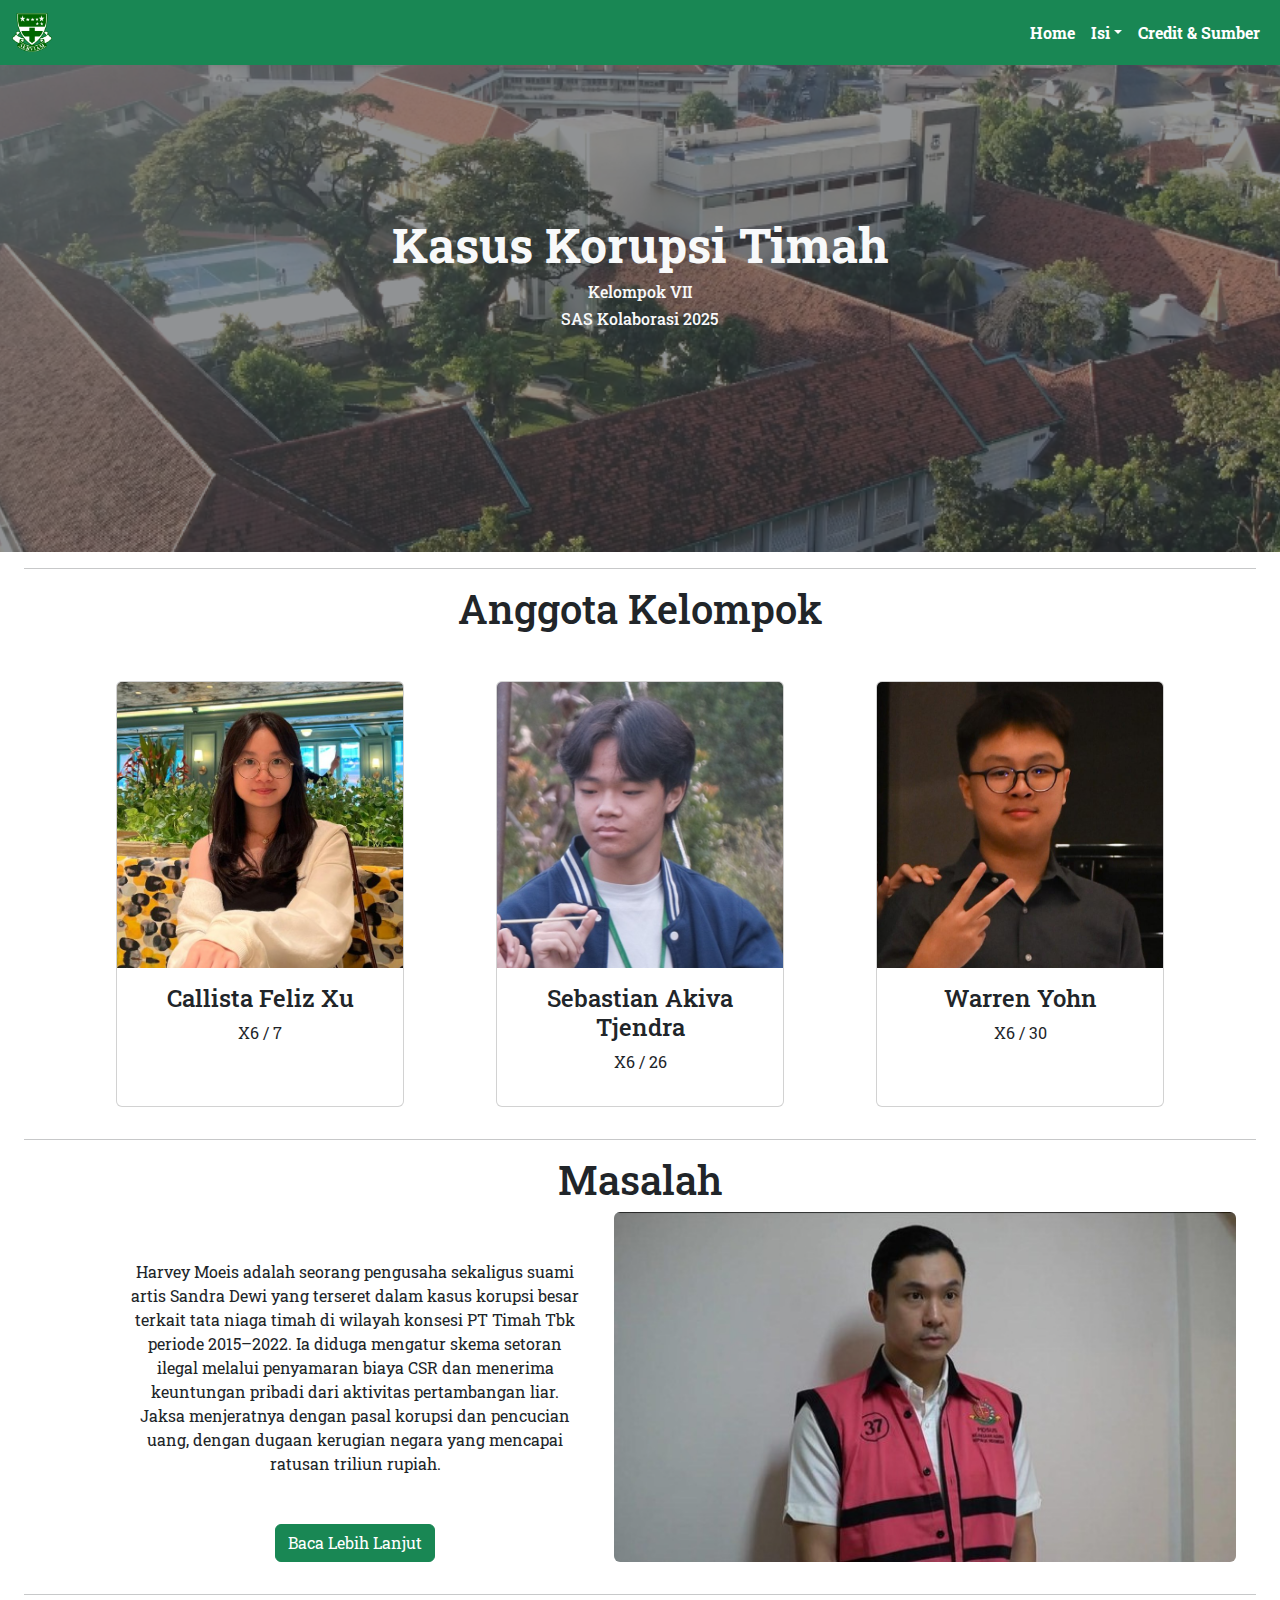
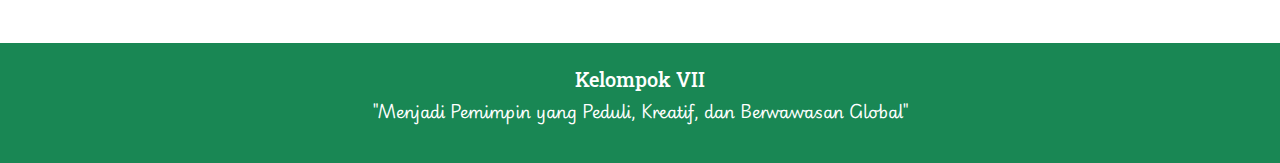
<file: index.html>
<!DOCTYPE html>
<html lang="en">
  <head>
    <meta charset="UTF-8" />
    <meta name="viewport" content="width=device-width, initial-scale=1.0" />
    <title>Website Kelompok VII</title>
    <link
      rel="stylesheet"
      href="https://cdn.jsdelivr.net/npm/bootstrap@5.3.8/dist/css/bootstrap.min.css"
    />
    <link rel="stylesheet" href="style.css" />
    <link rel="icon" href="/assets/favicon.ico" type="image/x-icon" />
    <!-- font "Roboto Slab" -->
    <link rel="preconnect" href="https://fonts.googleapis.com" />
    <link rel="preconnect" href="https://fonts.gstatic.com" crossorigin />
    <link
      href="https://fonts.googleapis.com/css2?family=Roboto+Slab:wght@100..900&display=swap"
      rel="stylesheet"
    />
    <!-- font "Playwrite" -->
    <link rel="preconnect" href="https://fonts.googleapis.com" />
    <link rel="preconnect" href="https://fonts.gstatic.com" crossorigin />
    <link
      href="https://fonts.googleapis.com/css2?family=Playwrite+GB+S:ital,wght@0,100..400;1,100..400&display=swap"
      rel="stylesheet"
    />
  </head>
  <body>
    <!-- Navbar -->
    <nav class="navbar navbar-expand-lg bg-success font-roboto-slab fixed-top">
      <div class="container-fluid">
        <a class="navbar-brand" href="index.html">
          <img src="/assets/Logo_serviam.png" alt="Bootstrap" width="40px" />
        </a>
        <button
          class="navbar-toggler"
          type="button"
          data-bs-toggle="collapse"
          data-bs-target="#navbarNavDropdown"
        >
          <span class="navbar-toggler-icon"></span>
        </button>

        <div class="collapse navbar-collapse" id="navbarNavDropdown">
          <ul class="navbar-nav ms-auto">
            <li class="nav-item">
              <a
                class="nav-link text-white fw-bold grow-hover"
                href="index.html"
                >Home</a
              >
            </li>
            <li class="nav-item dropdown">
              <a
                class="nav-link dropdown-toggle text-white fw-bold grow-hover"
                href="#"
                data-bs-toggle="dropdown"
                >Isi</a
              >
              <ul class="dropdown-menu">
                <li>
                  <a class="dropdown-item" href="isi.html">Isi</a>
                </li>
                <li>
                  <a class="dropdown-item" href="isi.html#Agama">Agama</a>
                </li>
                <li><a class="dropdown-item" href="isi.html#PP">PP</a></li>
                <li>
                  <a class="dropdown-item" href="isi.html#Sejarah">Sejarah</a>
                </li>
                <li><a class="dropdown-item" href="isi.html#PKWU">PKWU</a></li>
              </ul>
            </li>
            <li class="nav-item">
              <a
                class="nav-link text-white fw-bold grow-hover"
                href="sumber.html"
                >Credit & Sumber</a
              >
            </li>
          </ul>
        </div>
      </div>
    </nav>
    <!-- Main -->
    <div
      id="home"
      class="position-relative text-center text-light font-roboto-slab"
      style="
        background-image: url('/assets/background_jumobtron.png');
        background-size: cover;
        background-position: center;
        min-height: 552px;
      "
    >
      <div
        class="position-absolute top-0 start-0 w-100 h-100 bg-dark opacity-50"
      ></div>
      <div class="position-absolute top-50 start-50 translate-middle">
        <h1 class="display-5 fw-bold">Kasus Korupsi Timah</h1>
        <h1 class="h6">Kelompok VII</h1>
        <h1 class="h6">SAS Kolaborasi 2025</h1>
      </div>
    </div>
    <hr class="mx-4" />
    <div class="container font-roboto-slab">
      <div class="row justify-content-center">
        <!-- Anggota Kelompok -->
        <div class="col-12">
          <h1 class="text-center mb-5">Anggota Kelompok</h1>
        </div>
        <div class="col-md-4 d-flex justify-content-center mb-3">
          <div class="card text-center" style="width: 18rem">
            <img
              src="/assets/WhatsApp Image 2025-11-27 at 10.15.23_d803ccfe.jpg"
              class="card-img-top"
              alt="tata.img"
            />
            <div class="card-body">
              <p class="h4">Callista Feliz Xu</p>
              <p>X6 / 7</p>
            </div>
          </div>
        </div>
        <div class="col-md-4 d-flex justify-content-center mb-3">
          <div class="card text-center" style="width: 18rem">
            <img
              src="/assets/DSCF0629_cropped.jpg"
              class="card-img-top"
              alt="sebas.img"
            />
            <div class="card-body">
              <p class="h4">Sebastian Akiva Tjendra</p>
              <p>X6 / 26</p>
            </div>
          </div>
        </div>
        <div class="col-md-4 d-flex justify-content-center mb-3">
          <div class="card text-center" style="width: 18rem">
            <img
              src="/assets/WhatsApp Image 2025-11-28 at 06.40.04_4fcab8cb.jpg"
              class="card-img-top"
              alt="waren.img"
            />
            <div class="card-body">
              <p class="h4">Warren Yohn</p>
              <p>X6 / 30</p>
            </div>
          </div>
        </div>
      </div>
    </div>
    <hr class="mx-4" />
    <div class="container font-roboto-slab">
      <div class="row justify-content-center">
        <div class="col-12"><h1 class="text-center">Masalah</h1></div>
        <div class="col-md-6 justify-content-center mb-3">
          <p class="m-5 text-center align-items-center">
            Harvey Moeis adalah seorang pengusaha sekaligus suami artis Sandra
            Dewi yang terseret dalam kasus korupsi besar terkait tata niaga
            timah di wilayah konsesi PT Timah Tbk periode 2015–2022. Ia diduga
            mengatur skema setoran ilegal melalui penyamaran biaya CSR dan
            menerima keuntungan pribadi dari aktivitas pertambangan liar. Jaksa
            menjeratnya dengan pasal korupsi dan pencucian uang, dengan dugaan
            kerugian negara yang mencapai ratusan triliun rupiah.
          </p>
          <div class="text-center">
            <button type="button" class="btn btn-success">
              <a href="isi.html" class="text-decoration-none text-white"
                >Baca Lebih Lanjut</a
              >
            </button>
          </div>
        </div>
        <div class="col-md-6 d-flex justify-content-center mb-3">
          <img
            src="/assets/suami-sandra-dewi-harvey-moeis-1_169.jpeg"
            alt=""
            class="rounded"
          />
        </div>
      </div>
    </div>
    <hr class="mx-4" />
    <!-- Footer -->
    <footer
      class="text-white text-center py-4 bg-success font-roboto-slab mt-5"
    >
      <h5>Kelompok VII</h5>
      <p class="font-playwrite">
        "Menjadi Pemimpin yang Peduli, Kreatif, dan Berwawasan Global"
      </p>
    </footer>
    <script src="https://cdn.jsdelivr.net/npm/bootstrap@5.3.8/dist/js/bootstrap.bundle.min.js"></script>
  </body>
</html>
</file>
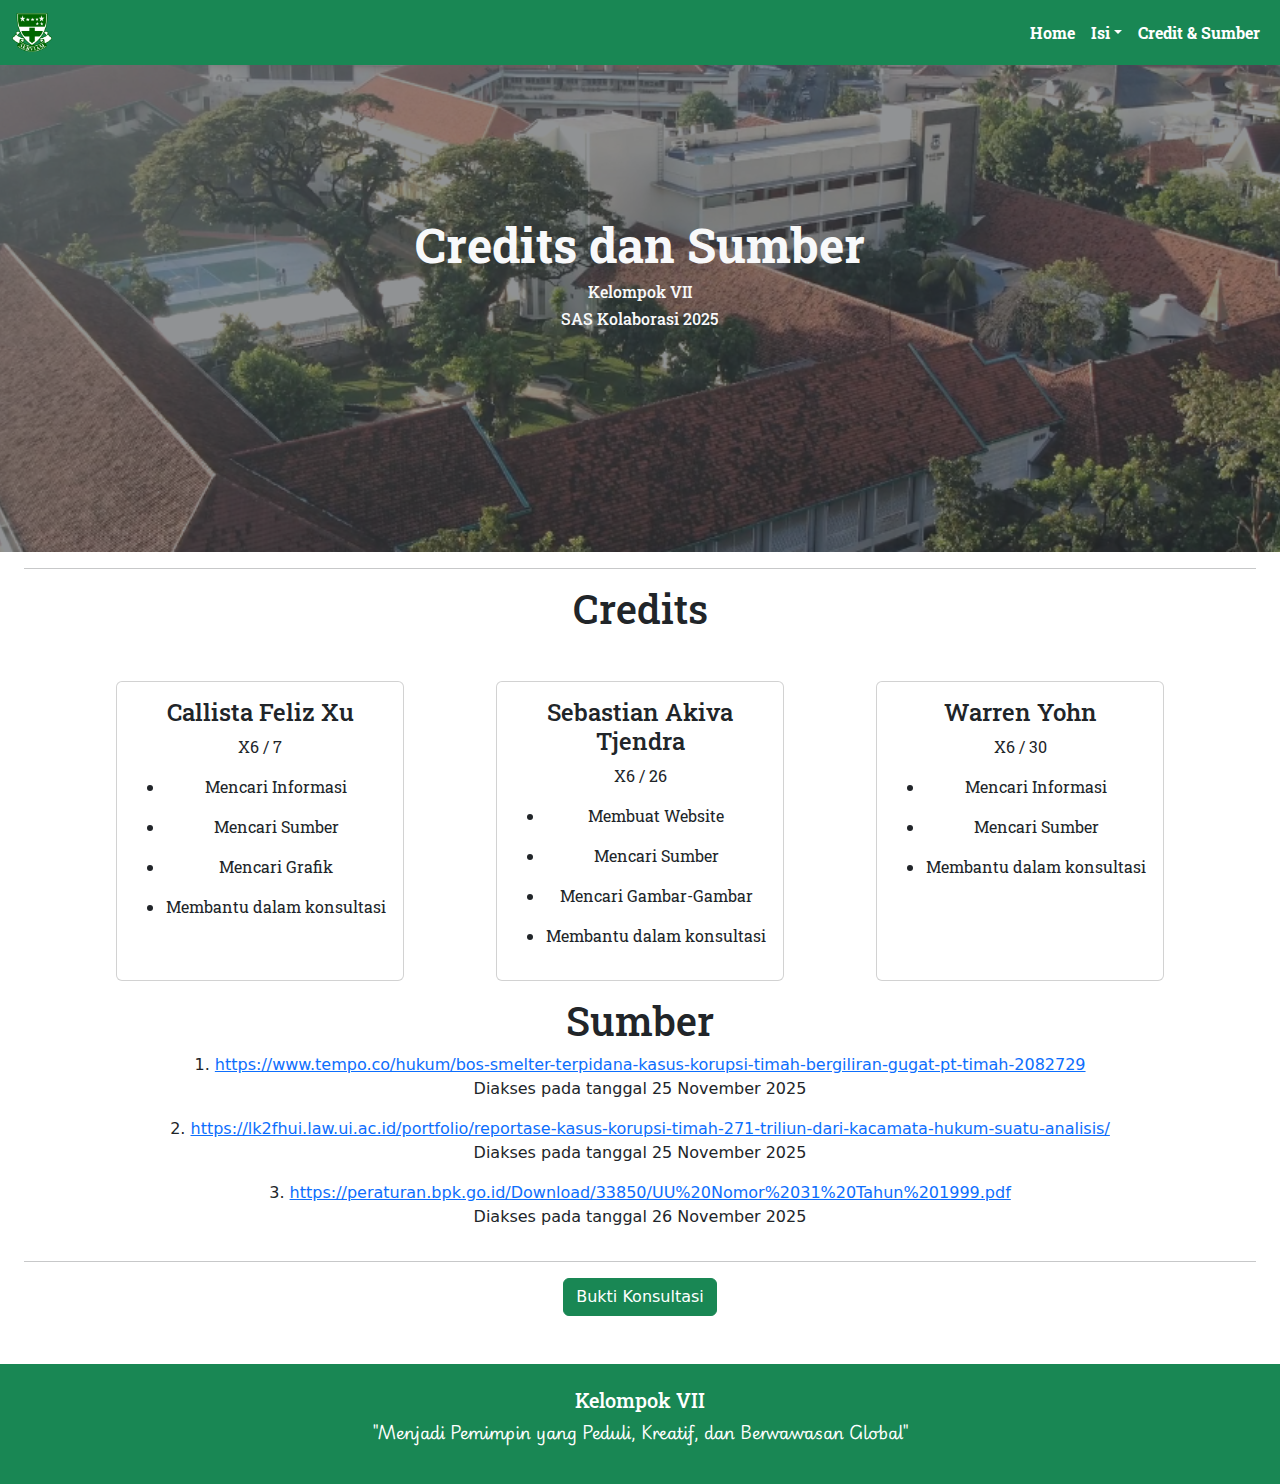
<file: sumber.html>
<!DOCTYPE html>
<html lang="en">
  <head>
    <meta charset="UTF-8" />
    <meta name="viewport" content="width=device-width, initial-scale=1.0" />
    <title>Website Kelompok VII</title>
    <link
      rel="stylesheet"
      href="https://cdn.jsdelivr.net/npm/bootstrap@5.3.8/dist/css/bootstrap.min.css"
    />
    <link rel="stylesheet" href="style.css" />
    <link rel="icon" href="assets/favicon.ico" type="image/x-icon" />
    <!-- font "Roboto Slab" -->
    <link rel="preconnect" href="https://fonts.googleapis.com" />
    <link rel="preconnect" href="https://fonts.gstatic.com" crossorigin />
    <link
      href="https://fonts.googleapis.com/css2?family=Roboto+Slab:wght@100..900&display=swap"
      rel="stylesheet"
    />
    <!-- font "Playwrite" -->
    <link rel="preconnect" href="https://fonts.googleapis.com" />
    <link rel="preconnect" href="https://fonts.gstatic.com" crossorigin />
    <link
      href="https://fonts.googleapis.com/css2?family=Playwrite+GB+S:ital,wght@0,100..400;1,100..400&display=swap"
      rel="stylesheet"
    />
  </head>
  <body>
    <!-- Navbar -->
    <nav class="navbar navbar-expand-lg bg-success font-roboto-slab fixed-top">
      <div class="container-fluid">
        <a class="navbar-brand grow-hover" href="index.html">
          <img src="assets/Logo_serviam.png" alt="Bootstrap" width="40px" />
        </a>
        <button
          class="navbar-toggler"
          type="button"
          data-bs-toggle="collapse"
          data-bs-target="#navbarNavDropdown"
        >
          <span class="navbar-toggler-icon"></span>
        </button>

        <div class="collapse navbar-collapse" id="navbarNavDropdown">
          <ul class="navbar-nav ms-auto">
            <li class="nav-item">
              <a
                class="nav-link text-white fw-bold grow-hover"
                href="index.html"
                >Home</a
              >
            </li>
            <li class="nav-item dropdown">
              <a
                class="nav-link dropdown-toggle text-white fw-bold grow-hover"
                href="#"
                data-bs-toggle="dropdown"
                >Isi</a
              >
              <ul class="dropdown-menu">
                <li>
                  <a class="dropdown-item" href="isi.html">Isi</a>
                </li>
                <li>
                  <a class="dropdown-item" href="isi.html#Agama">Agama</a>
                </li>
                <li><a class="dropdown-item" href="isi.html#PP">PP</a></li>
                <li>
                  <a class="dropdown-item" href="isi.html#Sejarah">Sejarah</a>
                </li>
                <li><a class="dropdown-item" href="isi.html#PKWU">PKWU</a></li>
              </ul>
            </li>
            <li class="nav-item">
              <a
                class="nav-link text-white fw-bold grow-hover"
                href="sumber.html"
                >Credit & Sumber</a
              >
            </li>
          </ul>
        </div>
      </div>
    </nav>
    <!-- Main -->
    <div
      id="home"
      class="position-relative text-center text-light font-roboto-slab"
      style="
        background-image: url('assets/background_jumobtron.png');
        background-size: cover;
        background-position: center;
        min-height: 552px;
      "
    >
      <div
        class="position-absolute top-0 start-0 w-100 h-100 bg-dark opacity-50"
      ></div>
      <div class="position-absolute top-50 start-50 translate-middle">
        <h1 class="display-5 fw-bold">Credits dan Sumber</h1>
        <h1 class="h6">Kelompok VII</h1>
        <h1 class="h6">SAS Kolaborasi 2025</h1>
      </div>
    </div>
    <hr class="mx-4" />
    <div class="container font-roboto-slab">
      <div class="row justify-content-center">
        <!-- Anggota Kelompok -->
        <div class="col-12">
          <h1 class="text-center mb-5">Credits</h1>
        </div>
        <div class="col-md-4 d-flex justify-content-center mb-3">
          <div class="card text-center" style="width: 18rem">
            <div class="card-body">
              <p class="h4">Callista Feliz Xu</p>
              <p>X6 / 7</p>
              <ul>
                <li><p>Mencari Informasi</p></li>
                <li><p>Mencari Sumber</p></li>
                <li><p>Mencari Grafik</p></li>
                <li><p>Membantu dalam konsultasi</p></li>
              </ul>
            </div>
          </div>
        </div>
        <div class="col-md-4 d-flex justify-content-center mb-3">
          <div class="card text-center" style="width: 18rem">
            <div class="card-body">
              <p class="h4">Sebastian Akiva Tjendra</p>
              <p>X6 / 26</p>
              <ul>
                <li><p>Membuat Website</p></li>
                <li><p>Mencari Sumber</p></li>
                <li><p>Mencari Gambar-Gambar</p></li>
                <li><p>Membantu dalam konsultasi</p></li>
              </ul>
            </div>
          </div>
        </div>
        <div class="col-md-4 d-flex justify-content-center mb-3">
          <div class="card text-center" style="width: 18rem">
            <div class="card-body">
              <p class="h4">Warren Yohn</p>
              <p>X6 / 30</p>
              <ul>
                <li><p>Mencari Informasi</p></li>
                <li><p>Mencari Sumber</p></li>
                <li><p>Membantu dalam konsultasi</p></li>
              </ul>
            </div>
          </div>
        </div>
      </div>
    </div>
    <div class="container">
      <div class="row">
        <div class="col-12">
          <h1 class="text-center font-roboto-slab">Sumber</h1>
        </div>
      </div>
      <div class="row">
        <div class="col-12 text-center">
          <p>
            1.
            <a
              href="https://www.tempo.co/hukum/bos-smelter-terpidana-kasus-korupsi-timah-bergiliran-gugat-pt-timah-2082729"
              target="_blank"
              >https://www.tempo.co/hukum/bos-smelter-terpidana-kasus-korupsi-timah-bergiliran-gugat-pt-timah-2082729</a
            ><br />Diakses pada tanggal 25 November 2025
          </p>
        </div>
      </div>
      <div class="row">
        <div class="col text-center">
          <p>
            2.
            <a
              href="https://lk2fhui.law.ui.ac.id/portfolio/reportase-kasus-korupsi-timah-271-triliun-dari-kacamata-hukum-suatu-analisis/"
              target="_blank"
              >https://lk2fhui.law.ui.ac.id/portfolio/reportase-kasus-korupsi-timah-271-triliun-dari-kacamata-hukum-suatu-analisis/</a
            ><br />Diakses pada tanggal 25 November 2025
          </p>
        </div>
      </div>
      <div class="row">
        <div class="col-12 text-center">
          <p>
            3.
            <a
              href="https://peraturan.bpk.go.id/Download/33850/UU%20Nomor%2031%20Tahun%201999.pdf"
              target="_blank"
              >https://peraturan.bpk.go.id/Download/33850/UU%20Nomor%2031%20Tahun%201999.pdf</a
            ><br />Diakses pada tanggal 26 November 2025
          </p>
        </div>
      </div>
    </div>
    <hr class="mx-4" />
    <div class="container">
      <div class="row">
        <div class="col-12 text-center">
          <a
            href="https://docs.google.com/document/d/1Qmth2wqvjO5MMc3mW9LHjJstwHqvXrn7yHp8ohshm98/edit?tab=t.0"
            target="_blank"
            ><button type="button" class="btn btn-success">
              Bukti Konsultasi
            </button></a
          >
        </div>
      </div>
    </div>
    <!-- Footer -->
    <footer
      class="text-white text-center py-4 bg-success font-roboto-slab mt-5"
    >
      <h5>Kelompok VII</h5>
      <p class="font-playwrite">
        "Menjadi Pemimpin yang Peduli, Kreatif, dan Berwawasan Global"
      </p>
    </footer>
    <script src="https://cdn.jsdelivr.net/npm/bootstrap@5.3.8/dist/js/bootstrap.bundle.min.js"></script>
  </body>
</html>
</file>
<file: style.css>
.font-roboto-slab {
  font-family: "Roboto Slab", serif;
  font-optical-sizing: auto;
  /* font-weight: <; */
  font-style: normal;
}

.font-playwrite {
  font-family: "Playwrite GB S", cursive;
  font-optical-sizing: auto;
  font-weight: 400;
  font-style: normal;
}

body {
  overscroll-behavior: contain;
  scroll-behavior: smooth;
  scroll-padding-top: 100px;
}

html, body {
  -webkit-overflow-scrolling: touch; /* iOS momentum */
}


.grow-hover {
  transition: transform 0.2s ease;
}

.grow-hover:hover {
  transform: scale(1.05);
}
</file>
